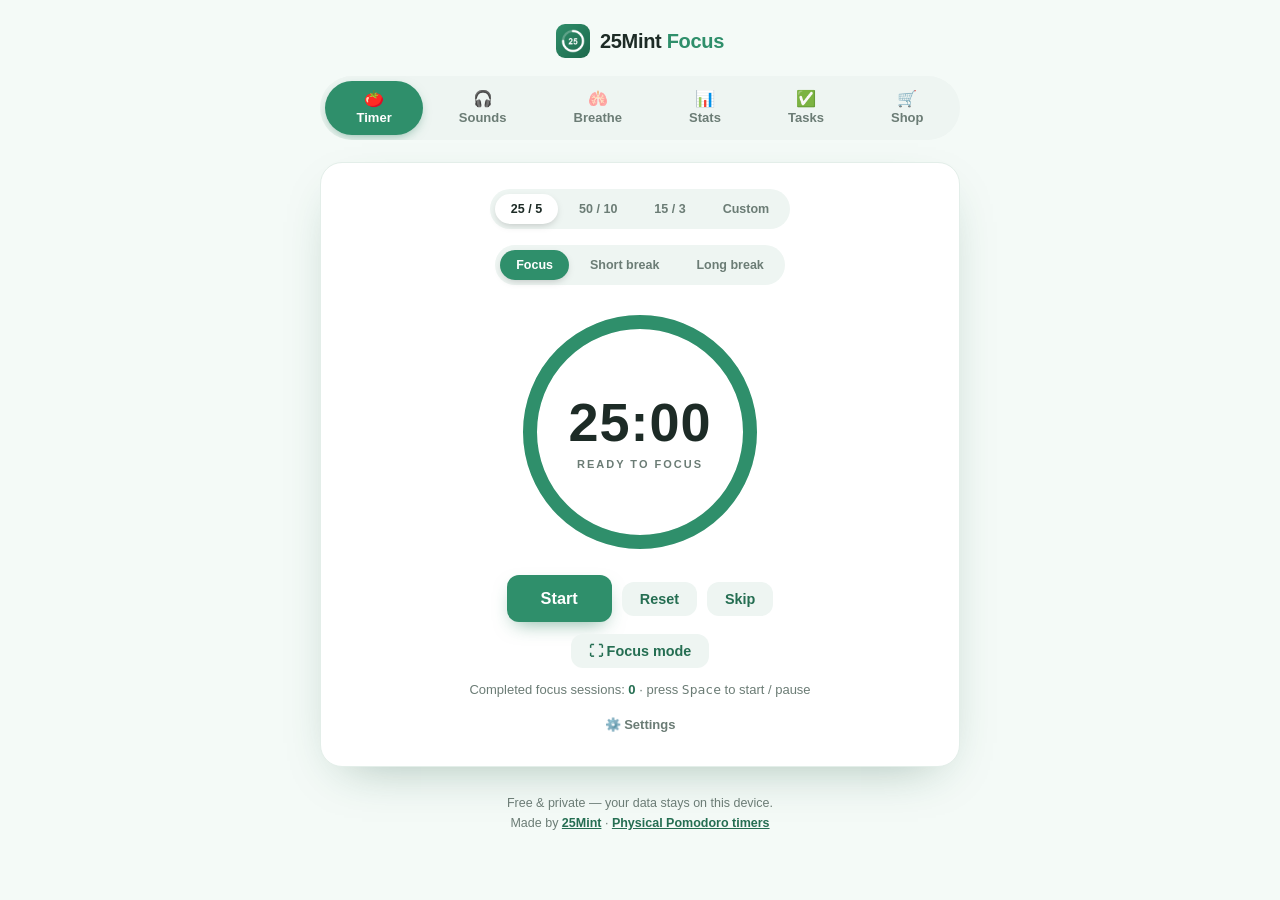
<file: index.html>
<!doctype html>
<html lang="en">
<head>
  <meta charset="utf-8">
  <meta name="viewport" content="width=device-width, initial-scale=1, viewport-fit=cover">
  <title>25Mint Focus — Pomodoro Timer, Focus Sounds &amp; Stats</title>
  <meta name="description" content="Free all-in-one focus app: Pomodoro timer, focus sounds & white noise, box breathing, daily streaks and tasks. Works offline.">
  <meta name="theme-color" content="#2f8f6b">
  <link rel="manifest" href="manifest.webmanifest">
  <link rel="icon" type="image/png" sizes="192x192" href="icons/icon-192.png">
  <link rel="apple-touch-icon" href="icons/icon-192.png">
  <meta name="apple-mobile-web-app-capable" content="yes">
  <meta name="apple-mobile-web-app-status-bar-style" content="default">
  <meta name="apple-mobile-web-app-title" content="25Mint Focus">
  <link rel="stylesheet" href="focus-suite.css">
  <style>
    html, body { margin:0; padding:0; background:#f4faf7; min-height:100%;
      font-family: -apple-system, BlinkMacSystemFont, "Segoe UI", Roboto, "Helvetica Neue", Arial, sans-serif; }
    .app-shell { max-width:640px; margin:0 auto; padding:18px 14px calc(30px + env(safe-area-inset-bottom)); }
    .app-header { display:flex; align-items:center; justify-content:center; gap:10px; margin:6px 0 18px; }
    .app-logo { width:34px; height:34px; border-radius:9px; }
    .app-title { font-size:20px; font-weight:800; color:#1d2b26; letter-spacing:-.3px; }
    .app-title span { color:#2f8f6b; }
    .app-footer { text-align:center; margin-top:26px; font-size:12.5px; color:#6b7c75; line-height:1.6; }
    .app-footer a { color:#256e52; font-weight:600; }
    html[data-theme="dark"] body { background:#0f1714; }
    html[data-theme="dark"] .app-title { color:#e8f0ec; }
    html[data-theme="dark"] .app-title span { color:#46b184; }
    html[data-theme="dark"] .app-footer { color:#8fa39b; }
    html[data-theme="dark"] .app-footer a { color:#7fd0ac; }
  </style>
</head>
<body>
  <script>
    window.FS_SHOP_BASE = 'https://pomodorotimer.com.au';
    window.FS_NOTIFY_ICON = 'icons/icon-192.png';
    window.FS_STANDALONE = true;
    window.FS_SHOP_DOMAIN = 'zetqdt-fd.myshopify.com';
    window.FS_STOREFRONT_TOKEN = '69b1e42d568501a57ee8e72dfe17ca28';
    // set theme early to avoid flash
    try {
      var _s = JSON.parse(localStorage.getItem('25mint.settings') || '{}');
      var _t = _s.theme || 'auto';
      var _d = _t === 'dark' || (_t === 'auto' && matchMedia('(prefers-color-scheme: dark)').matches);
      document.documentElement.setAttribute('data-theme', _d ? 'dark' : 'light');
    } catch (e) {}
  </script>
  <div class="app-shell">
    <header class="app-header">
      <img class="app-logo" src="icons/icon-192.png" alt="" width="34" height="34">
      <div class="app-title">25Mint <span>Focus</span></div>
    </header>

<div class="fs-app" data-focus-app>
  <button class="fs-fs-exit" data-act="fullscreen-exit">✕ Exit</button>

  <nav class="fs-tabs" role="tablist" aria-label="Focus tools">
    <button class="fs-tab" data-tab="timer"><span class="fs-tab-ico">🍅</span>Timer</button>
    <button class="fs-tab" data-tab="sounds"><span class="fs-tab-ico">🎧</span>Sounds</button>
    <button class="fs-tab" data-tab="breathe"><span class="fs-tab-ico">🫁</span>Breathe</button>
    <button class="fs-tab" data-tab="stats"><span class="fs-tab-ico">📊</span>Stats</button>
    <button class="fs-tab" data-tab="tasks"><span class="fs-tab-ico">✅</span>Tasks</button>
    <button class="fs-tab" data-tab="shop"><span class="fs-tab-ico">🛒</span>Shop</button>
  </nav>

  
  <section class="fs-panel" data-panel="timer">
    <div class="fs-card fs-timer" data-focus-timer="full">
      <div class="fs-seg fs-presets">
        <button data-preset="25/5">25 / 5</button>
        <button data-preset="50/10">50 / 10</button>
        <button data-preset="15/3">15 / 3</button>
        <button data-preset="custom">Custom</button>
      </div>
      <div class="fs-seg fs-modes">
        <button class="fs-mode" data-mode="focus">Focus</button>
        <button class="fs-mode" data-mode="short">Short break</button>
        <button class="fs-mode" data-mode="long">Long break</button>
      </div>
      <div class="fs-ring-wrap">
        <svg class="fs-ring" viewBox="0 0 250 250" aria-hidden="true">
          <circle class="fs-ring-bg" cx="125" cy="125" r="110"></circle>
          <circle class="fs-ring-fg" cx="125" cy="125" r="110"></circle>
        </svg>
        <div class="fs-time">
          <div class="fs-clock">25:00</div>
          <div class="fs-state">Ready to focus</div>
        </div>
      </div>
      <div class="fs-controls">
        <button class="fs-btn" data-act="toggle">Start</button>
        <button class="fs-btn ghost sm" data-act="reset">Reset</button>
        <button class="fs-btn ghost sm" data-act="skip">Skip</button>
      </div>
      <button class="fs-btn ghost sm fs-fs-btn" data-act="fullscreen">⛶ Focus mode</button>
      <div class="fs-cycles-row">Completed focus sessions: <b class="fs-cycles">0</b> · press <kbd>Space</kbd> to start / pause</div>

      <button class="fs-settings-toggle" data-settings-toggle aria-expanded="false">⚙️ Settings</button>
      <div class="fs-settings" data-settings>
        <div class="fs-set-row"><span>Auto-start next session</span><button class="fs-switch" data-set-toggle="autostart" role="switch" aria-label="Auto-start next session"><span class="fs-switch-dot"></span></button></div>
        <div class="fs-set-row"><span>Sound alert</span><button class="fs-switch" data-set-toggle="sound" role="switch" aria-label="Sound alert"><span class="fs-switch-dot"></span></button></div>
        <div class="fs-set-row"><span>Notifications</span><button class="fs-switch" data-set-toggle="notify" role="switch" aria-label="Notifications"><span class="fs-switch-dot"></span></button></div>
        <div class="fs-set-row"><span>Theme</span><div class="fs-set-seg"><button data-set-theme="light">Light</button><button data-set-theme="dark">Dark</button><button data-set-theme="auto">Auto</button></div></div>
        <div class="fs-set-row"><span>Daily goal (sessions)</span><input class="fs-set-goal" type="number" min="1" max="20" data-set-goal></div>
        <div class="fs-set-custom">
          <div class="fs-set-custom-title">Custom durations (min) — used by the <b>Custom</b> preset</div>
          <div class="fs-set-durs">
            <label>Focus<input type="number" min="1" max="180" data-set-dur="focus"></label>
            <label>Short<input type="number" min="1" max="60" data-set-dur="short"></label>
            <label>Long<input type="number" min="1" max="60" data-set-dur="long"></label>
          </div>
        </div>
      </div>
    </div>
  </section>

  
  <section class="fs-panel" data-panel="sounds">
    <div class="fs-card">
      <div class="fs-sounds">
        <div class="fs-sound"><div class="fs-sound-ico">🟤</div><div class="fs-sound-body"><div class="fs-sound-name">Brown Noise</div><input type="range" min="0" max="1" step="0.01" value="0" data-sound-vol="brown" aria-label="Brown noise volume"></div></div>
        <div class="fs-sound"><div class="fs-sound-ico">🌸</div><div class="fs-sound-body"><div class="fs-sound-name">Pink Noise</div><input type="range" min="0" max="1" step="0.01" value="0" data-sound-vol="pink" aria-label="Pink noise volume"></div></div>
        <div class="fs-sound"><div class="fs-sound-ico">⚪</div><div class="fs-sound-body"><div class="fs-sound-name">White Noise</div><input type="range" min="0" max="1" step="0.01" value="0" data-sound-vol="white" aria-label="White noise volume"></div></div>
        <div class="fs-sound"><div class="fs-sound-ico">🌧️</div><div class="fs-sound-body"><div class="fs-sound-name">Rain</div><input type="range" min="0" max="1" step="0.01" value="0" data-sound-vol="rain" aria-label="Rain volume"></div></div>
        <div class="fs-sound"><div class="fs-sound-ico">🌊</div><div class="fs-sound-body"><div class="fs-sound-name">Ocean Waves</div><input type="range" min="0" max="1" step="0.01" value="0" data-sound-vol="ocean" aria-label="Ocean waves volume"></div></div>
        <div class="fs-sound"><div class="fs-sound-ico">☕</div><div class="fs-sound-body"><div class="fs-sound-name">Café</div><input type="range" min="0" max="1" step="0.01" value="0" data-sound-vol="cafe" aria-label="Cafe volume"></div></div>
        <div class="fs-sound"><div class="fs-sound-ico">🌲</div><div class="fs-sound-body"><div class="fs-sound-name">Forest</div><input type="range" min="0" max="1" step="0.01" value="0" data-sound-vol="forest" aria-label="Forest volume"></div></div>
      </div>
      <div class="fs-sounds-foot"><button class="fs-btn ghost sm" data-act="sounds-stop">Stop all sounds</button></div>
    </div>
  </section>

  
  <section class="fs-panel" data-panel="breathe">
    <div class="fs-card fs-breathe">
      <p>Box breathing — inhale 4s, hold 4s, exhale 4s, hold 4s. A quick reset between focus sessions.</p>
      <div class="fs-breath-stage">
        <div class="fs-breath-circle"></div>
        <div class="fs-breath-text">
          <div class="fs-breath-label">Ready</div>
          <div class="fs-breath-count"></div>
        </div>
      </div>
      <button class="fs-btn" data-act="breathe-toggle">Start breathing</button>
    </div>
  </section>

  
  <section class="fs-panel" data-panel="stats">
    <div class="fs-card">
      <div class="fs-stats-grid">
        <div class="fs-stat"><b data-stat="today-sessions">0</b><span>Sessions today</span></div>
        <div class="fs-stat"><b data-stat="today-min">0</b><span>Focus min today</span></div>
        <div class="fs-stat streak"><b data-stat="streak">0</b><span>Day streak</span></div>
        <div class="fs-stat"><b data-stat="total-min">0</b><span>Total focus min</span></div>
      </div>
      <div class="fs-goal" data-goal></div>
      <div class="fs-chart-title">Last 7 days</div>
      <div class="fs-chart" data-stat-chart></div>
      <div class="fs-chart-title">Last 4 months</div>
      <div class="fs-heatmap" data-heatmap></div>
      <p style="text-align:center;color:var(--fs-mut);font-size:13px;margin:16px 0 0">Your stats are saved privately in your browser — no account needed.</p>
    </div>
  </section>

  
  <section class="fs-panel" data-panel="tasks">
    <div class="fs-card">
      <form class="fs-task-form" data-tasks-form>
        <input type="text" placeholder="What are you working on?" data-tasks-input maxlength="120" aria-label="New task">
        <button class="fs-btn sm" type="submit">Add</button>
      </form>
      <ul class="fs-tasks-list" data-tasks-list></ul>
      <p style="text-align:center;color:var(--fs-mut);font-size:13px;margin:14px 0 0">Tap a task to make it active — each finished focus session adds a 🍅 to it.</p>
    </div>
  </section>

  <section class="fs-panel" data-panel="shop">
    <div class="fs-card">
      <div class="fs-shop-chips" data-shop-chips></div>
      <div class="fs-shop-grid" data-shop-grid></div>
      <p class="fs-shop-note">Physical focus timers — secure checkout on pomodorotimer.com.au.</p>
    </div>
  </section>

</div>

    <footer class="app-footer">
      Free &amp; private — your data stays on this device.<br>
      Made by <a href="https://pomodorotimer.com.au" target="_blank" rel="noopener">25Mint</a> ·
      <a href="https://pomodorotimer.com.au/collections/study-timers" target="_blank" rel="noopener">Physical Pomodoro timers</a>
    </footer>
  </div>

  <script src="focus-suite.js"></script>
  <script>
    if ('serviceWorker' in navigator) {
      window.addEventListener('load', function () {
        navigator.serviceWorker.register('sw.js');
      });
    }
  </script>
</body>
</html>
</file>
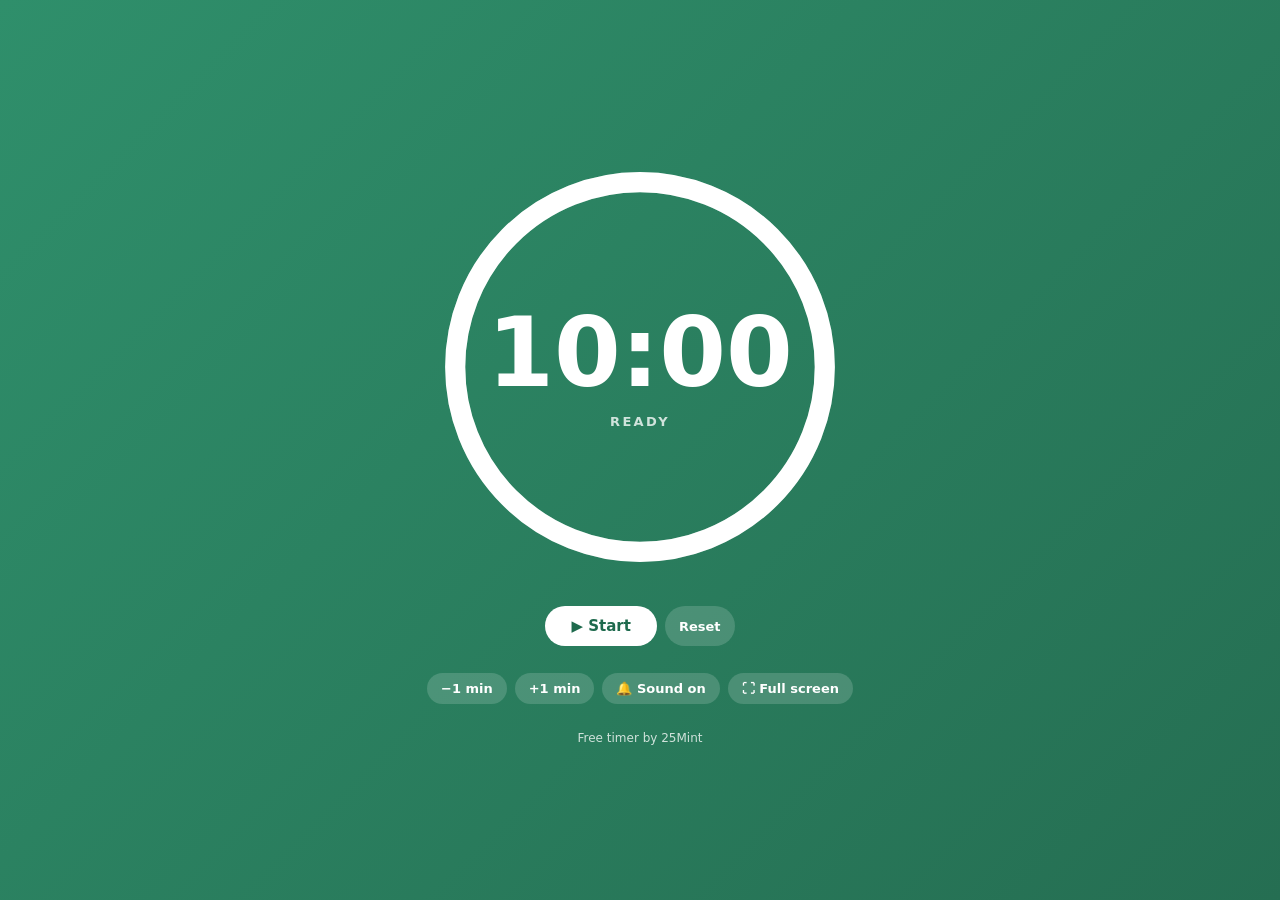
<file: embed/timer.html>
<!doctype html>
<html lang="en">
<head>
<meta charset="utf-8">
<meta name="viewport" content="width=device-width,initial-scale=1">
<meta name="robots" content="noindex">
<title>Timer · 25Mint</title>
<style>
  :root{ --bg:#2f8f6b; --bg2:#256e52; --fg:#fff; --mut:rgba(255,255,255,.78); --track:rgba(255,255,255,.22); --ring:#fff; --btn:#fff; --btnfg:#1e6a4d; --chip:rgba(255,255,255,.16); }
  [data-theme="light"]{ --bg:#f4faf7; --bg2:#e8f3ee; --fg:#17392c; --mut:#4d6b5f; --track:#d5e8df; --ring:#2f8f6b; --btn:#2f8f6b; --btnfg:#fff; --chip:#dcece5; }
  [data-theme="dark"]{ --bg:#15201b; --bg2:#0f1713; --fg:#eafaf3; --mut:#9fbdb0; --track:#26352e; --ring:#4cc79a; --btn:#4cc79a; --btnfg:#0f1713; --chip:#22302a; }
  *{ box-sizing:border-box; }
  html,body{ margin:0; height:100%; }
  body{ font-family:system-ui,-apple-system,"Segoe UI",Roboto,sans-serif; background:linear-gradient(135deg,var(--bg),var(--bg2)); color:var(--fg);
        display:flex; flex-direction:column; align-items:center; justify-content:center; gap:3vmin; padding:3vmin; text-align:center; }
  .ring{ position:relative; width:min(62vmin,420px); aspect-ratio:1; cursor:pointer; }
  .ring svg{ width:100%; height:100%; transform:rotate(-90deg); }
  .ring circle{ fill:none; stroke-width:12; }
  .bg{ stroke:var(--track); } .fg{ stroke:var(--ring); stroke-linecap:round; transition:stroke-dashoffset .3s linear; }
  .done .fg{ stroke:#ffd166; }
  .t{ position:absolute; inset:0; display:flex; flex-direction:column; align-items:center; justify-content:center; }
  .clock{ font-size:min(15vmin,96px); font-weight:800; font-variant-numeric:tabular-nums; line-height:1; }
  .done .clock{ animation:p 1s ease-in-out infinite; } @keyframes p{ 50%{ opacity:.35; } }
  .state{ margin-top:1.4vmin; font-size:min(2.8vmin,13px); letter-spacing:.18em; text-transform:uppercase; font-weight:700; color:var(--mut); }
  .row{ display:flex; gap:8px; flex-wrap:wrap; justify-content:center; }
  button{ font:inherit; border:0; border-radius:999px; cursor:pointer; font-weight:700; font-size:13px; padding:8px 14px; background:var(--chip); color:var(--fg); }
  button.main{ background:var(--btn); color:var(--btnfg); padding:11px 26px; font-size:15px; }
  button:disabled{ opacity:.4; cursor:default; }
  a.by{ font-size:12px; color:var(--mut); text-decoration:none; }
  a.by:hover{ text-decoration:underline; }
  @media (max-height:260px){ .state,.row.tweak{ display:none; } }
</style>
</head>
<body>
  <div class="ring" id="ring" role="button" tabindex="0" aria-label="Start or pause">
    <svg viewBox="0 0 250 250" aria-hidden="true"><circle class="bg" cx="125" cy="125" r="110"/><circle class="fg" id="fg" cx="125" cy="125" r="110"/></svg>
    <div class="t"><div class="clock" id="clock">10:00</div><div class="state" id="state" aria-live="polite">Ready</div></div>
  </div>
  <div class="row"><button class="main" id="toggle">▶ Start</button><button id="reset">Reset</button></div>
  <div class="row tweak"><button id="minus">−1 min</button><button id="plus">+1 min</button><button id="sound" aria-pressed="true">🔔 Sound on</button><button id="fs">⛶ Full screen</button></div>
  <a class="by" id="by" target="_blank" rel="noopener">Free timer by 25Mint</a>
<script>
(function () {
  var P = new URLSearchParams(location.search);
  var base = Math.min(180, Math.max(1, parseInt(P.get('m'), 10) || 10)) * 60;
  var theme = P.get('theme'); if (theme === 'light' || theme === 'dark') document.documentElement.setAttribute('data-theme', theme);
  var PAGES = { 1:'1-minute-timer', 2:'2-minute-timer', 3:'3-minute-timer', 5:'5-minute-timer', 10:'10-minute-timer', 15:'15-minute-timer', 20:'20-minute-timer', 25:'25-minute-timer', 30:'30-minute-timer', 40:'40-minute-timer', 45:'45-minute-timer', 60:'1-hour-timer' };
  var by = document.getElementById('by');
  by.href = 'https://pomodorotimer.com.au/pages/' + (PAGES[base / 60] || '10-minute-timer') + '?utm_source=embed&utm_medium=widget';
  var $ = function (id) { return document.getElementById(id); };
  var clock = $('clock'), stateEl = $('state'), fg = $('fg'), tgl = $('toggle'), minus = $('minus'), plus = $('plus'), snd = $('sound');
  var C = 2 * Math.PI * 110; fg.style.strokeDasharray = C;
  var st = { total: base, remaining: base, running: false, endAt: 0 }, h = null, AC = null, sched = [], soundOn = true;
  function audio() { try { AC = AC || new (window.AudioContext || window.webkitAudioContext)(); if (AC.state === 'suspended') AC.resume(); } catch (e) { AC = null; } return AC; }
  function beeps(c, at) { var n = []; [0, .4, .8, 1.6, 2, 2.4].forEach(function (d) { var o = c.createOscillator(), g = c.createGain(); o.type = 'sine'; o.frequency.value = 880; g.gain.setValueAtTime(.0001, at + d); g.gain.exponentialRampToValueAtTime(.3, at + d + .02); g.gain.exponentialRampToValueAtTime(.0001, at + d + .3); o.connect(g); g.connect(c.destination); o.start(at + d); o.stop(at + d + .32); n.push(o); }); return n; }
  function cancel() { sched.forEach(function (o) { try { o.stop(); } catch (e) {} }); sched = []; }
  function fmt(s) { var m = Math.floor(s / 60), x = s % 60; return m + ':' + (x < 10 ? '0' : '') + x; }
  function render() {
    clock.textContent = fmt(st.remaining);
    fg.style.strokeDashoffset = C * (1 - st.remaining / st.total);
    var done = !st.running && st.remaining === 0;
    document.body.classList.toggle('done', done);
    stateEl.textContent = st.running ? 'Counting down' : done ? 'Time’s up!' : (st.remaining < st.total ? 'Paused' : 'Ready');
    tgl.textContent = st.running ? '❚❚ Pause' : done ? '↻ Restart' : (st.remaining < st.total ? '▶ Resume' : '▶ Start');
    minus.disabled = st.running || st.total <= 60; plus.disabled = st.running || st.total >= 10800;
    snd.textContent = soundOn ? '🔔 Sound on' : '🔕 Sound off'; snd.setAttribute('aria-pressed', soundOn);
  }
  function tick() { var l = Math.round((st.endAt - Date.now()) / 1000); st.remaining = Math.max(0, l); if (l <= 0) return complete(); render(); }
  function complete() { clearInterval(h); h = null; var had = sched.length; sched = []; st.running = false; st.remaining = 0; if (!had && soundOn) { var c = audio(); if (c) beeps(c, c.currentTime + .05); } render(); }
  function start() { if (st.remaining <= 0) st.remaining = st.total; st.running = true; st.endAt = Date.now() + st.remaining * 1000; cancel(); var c = audio(); if (c && soundOn) sched = beeps(c, c.currentTime + st.remaining); clearInterval(h); h = setInterval(tick, 250); render(); }
  function pause() { st.remaining = Math.max(0, Math.round((st.endAt - Date.now()) / 1000)); st.running = false; cancel(); clearInterval(h); h = null; render(); }
  function toggle() { st.running ? pause() : start(); }
  tgl.onclick = toggle; $('ring').onclick = toggle;
  $('ring').onkeydown = function (e) { if (e.key === 'Enter' || e.key === ' ') { e.preventDefault(); toggle(); } };
  $('reset').onclick = function () { cancel(); clearInterval(h); h = null; st = { total: base, remaining: base, running: false, endAt: 0 }; render(); };
  function adj(d) { if (st.running) return; st.total = Math.min(10800, Math.max(60, st.total + d)); st.remaining = st.total; render(); }
  minus.onclick = function () { adj(-60); }; plus.onclick = function () { adj(60); };
  snd.onclick = function () { soundOn = !soundOn; if (st.running) { cancel(); var c = audio(); if (c && soundOn) sched = beeps(c, c.currentTime + st.remaining); } render(); };
  $('fs').onclick = function () { if (document.fullscreenElement) document.exitFullscreen(); else if (document.documentElement.requestFullscreen) document.documentElement.requestFullscreen(); };
  document.addEventListener('keydown', function (e) { if (e.key === ' ' && e.target === document.body) { e.preventDefault(); toggle(); } });
  if (!document.fullscreenEnabled) $('fs').style.display = 'none';
  render();
})();
</script>
</body>
</html>
</file>
<file: focus-suite.css>
/*! 25Mint Focus Suite styles */
.fs-app, .fs-home {
  --fs-green:#2f8f6b; --fs-green-d:#256e52; --fs-break:#3a7bd5; --fs-long:#8e44ad;
  --fs-bg:#f4faf7; --fs-card:#ffffff; --fs-ink:#1d2b26; --fs-mut:#6b7c75; --fs-line:#e3eee9;
  font-family:inherit; color:var(--fs-ink); -webkit-font-smoothing:antialiased;
}
.fs-app *, .fs-home *{ box-sizing:border-box; }

/* ---------- Dark theme ---------- */
.fs-app[data-theme="dark"], .fs-home[data-theme="dark"]{
  --fs-bg:#0f1714; --fs-card:#17211d; --fs-ink:#e8f0ec; --fs-mut:#8fa39b; --fs-line:#26332e;
}
.fs-app[data-theme="dark"] .fs-tabs, .fs-app[data-theme="dark"] .fs-seg{ background:#101a16; }
.fs-app[data-theme="dark"] .fs-seg button.active{ background:#26332e; color:#e8f0ec; }
.fs-app[data-theme="dark"] .fs-task, .fs-app[data-theme="dark"] .fs-sound, .fs-app[data-theme="dark"] .fs-stat, .fs-app[data-theme="dark"] .fs-task-form input, .fs-app[data-theme="dark"] .fs-set-durs input, .fs-app[data-theme="dark"] .fs-prod{ background:#101a16; }
.fs-app[data-theme="dark"] .fs-bar-track{ background:#101a16; }
.fs-app[data-theme="dark"] .fs-switch{ background:#33443d; }
html[data-theme="dark"]{ background:#0f1714; }
html[data-theme="dark"] body{ background:#0f1714; }

/* ---------- Shared card / buttons ---------- */
.fs-card{ background:var(--fs-card); border:1px solid var(--fs-line); border-radius:22px; padding:26px 22px 28px; box-shadow:0 18px 50px -24px rgba(20,80,55,.4); }
.fs-btn{ border:0; border-radius:12px; cursor:pointer; font-weight:800; font-size:1.02em; padding:14px 34px; background:var(--fs-green); color:#fff; box-shadow:0 8px 20px -8px rgba(30,120,85,.6); transition:.18s transform,.18s background; }
.fs-btn:hover{ transform:translateY(-1px); }
.fs-btn:active{ transform:translateY(0); }
.fs-btn.ghost{ background:#eef5f2; color:var(--fs-green-d); box-shadow:none; }
.fs-btn.sm{ padding:9px 18px; font-size:.9em; }
.fs-app[data-fs-mode] { }

/* ---------- Tabs ---------- */
.fs-app{ max-width:640px; margin:0 auto; }
.fs-tabs{ display:flex; gap:4px; justify-content:center; background:#eef5f2; padding:5px; border-radius:999px; margin:0 auto 22px; flex-wrap:wrap; }
.fs-tab{ flex:1 1 auto; min-width:74px; border:0; background:transparent; color:var(--fs-mut); font-weight:700; font-size:13px; padding:10px 8px; border-radius:999px; cursor:pointer; transition:.2s; display:flex; flex-direction:column; align-items:center; gap:3px; }
.fs-tab .fs-tab-ico{ font-size:16px; line-height:1; }
.fs-tab.active{ background:var(--fs-green); color:#fff; box-shadow:0 4px 12px -4px rgba(30,120,85,.55); }
.fs-panel{ display:none; animation:fsFade .25s ease; }
.fs-panel.active{ display:block; }
@keyframes fsFade{ from{opacity:0; transform:translateY(6px);} to{opacity:1; transform:none;} }

/* ---------- Timer ---------- */
.fs-timer{ text-align:center; }
.fs-seg{ display:inline-flex; gap:5px; background:#eef5f2; padding:5px; border-radius:999px; margin:0 auto 16px; }
.fs-seg button{ border:0; background:transparent; color:var(--fs-mut); font-weight:700; font-size:12.5px; padding:8px 16px; border-radius:999px; cursor:pointer; transition:.18s; }
.fs-seg button.active{ background:#fff; color:var(--fs-ink); box-shadow:0 3px 8px -3px rgba(0,0,0,.25); }
.fs-modes .fs-mode.active[data-mode="focus"]{ background:var(--fs-green); color:#fff; }
.fs-modes .fs-mode.active[data-mode="short"]{ background:var(--fs-break); color:#fff; }
.fs-modes .fs-mode.active[data-mode="long"]{ background:var(--fs-long); color:#fff; }

.fs-ring-wrap{ position:relative; width:250px; height:250px; margin:6px auto 6px; }
.fs-home .fs-ring-wrap{ width:190px; height:190px; }
.fs-ring{ transform:rotate(-90deg); width:100%; height:100%; }
.fs-ring-bg{ fill:none; stroke:#e8f1ed; stroke-width:14; }
.fs-ring-fg{ fill:none; stroke:var(--fs-green); stroke-width:14; stroke-linecap:round; transition:stroke-dashoffset .3s linear, stroke .3s; }
[data-fs-mode="short"] .fs-ring-fg{ stroke:var(--fs-break); }
[data-fs-mode="long"] .fs-ring-fg{ stroke:var(--fs-long); }
.fs-time{ position:absolute; inset:0; display:flex; flex-direction:column; align-items:center; justify-content:center; }
.fs-clock{ font-size:54px; font-weight:800; letter-spacing:1px; line-height:1; font-variant-numeric:tabular-nums; }
.fs-home .fs-clock{ font-size:42px; }
.fs-state{ font-size:11px; text-transform:uppercase; letter-spacing:2px; color:var(--fs-mut); margin-top:9px; font-weight:700; }
.fs-controls{ display:flex; gap:10px; justify-content:center; align-items:center; margin-top:18px; flex-wrap:wrap; }
.fs-cycles-row{ margin-top:14px; font-size:13px; color:var(--fs-mut); }
.fs-cycles-row b{ color:var(--fs-green-d); }

/* ---------- Sounds ---------- */
.fs-sounds{ display:grid; gap:14px; }
.fs-sound{ display:grid; grid-template-columns:34px 1fr; align-items:center; gap:12px; background:#fbfdfc; border:1px solid var(--fs-line); border-radius:14px; padding:12px 14px; }
.fs-sound-ico{ font-size:22px; text-align:center; }
.fs-sound-body{ display:flex; flex-direction:column; gap:6px; }
.fs-sound-name{ font-weight:700; font-size:14px; }
.fs-sound input[type=range]{ width:100%; accent-color:var(--fs-green); }
.fs-sounds-foot{ text-align:center; margin-top:4px; }

/* ---------- Settings ---------- */
.fs-settings-toggle{ display:inline-flex; align-items:center; gap:5px; margin:14px auto 0; border:0; background:transparent; color:var(--fs-mut); font-weight:700; font-size:13px; cursor:pointer; padding:6px 10px; border-radius:8px; }
.fs-settings-toggle:hover{ background:#eef5f2; color:var(--fs-green-d); }
.fs-settings{ max-height:0; overflow:hidden; transition:max-height .3s ease; text-align:left; }
.fs-settings.open{ max-height:420px; margin-top:8px; }
.fs-set-row{ display:flex; align-items:center; justify-content:space-between; padding:11px 4px; border-bottom:1px solid var(--fs-line); font-size:14px; font-weight:600; color:var(--fs-ink); }
.fs-switch{ position:relative; width:44px; height:26px; border:0; border-radius:999px; background:#d3e0da; cursor:pointer; transition:.2s; flex:none; }
.fs-switch.on{ background:var(--fs-green); }
.fs-switch-dot{ position:absolute; top:3px; left:3px; width:20px; height:20px; border-radius:50%; background:#fff; transition:.2s; box-shadow:0 1px 3px rgba(0,0,0,.25); }
.fs-switch.on .fs-switch-dot{ transform:translateX(18px); }
.fs-set-custom{ padding:14px 4px 4px; }
.fs-set-custom-title{ font-size:12.5px; color:var(--fs-mut); margin-bottom:10px; }
.fs-set-durs{ display:flex; gap:10px; }
.fs-set-durs label{ flex:1; display:flex; flex-direction:column; gap:5px; font-size:12px; font-weight:700; color:var(--fs-mut); text-transform:uppercase; letter-spacing:.5px; }
.fs-set-durs input{ width:100%; border:1px solid #d7e7e0; border-radius:10px; padding:9px 10px; font-size:15px; text-align:center; background:#fbfdfc; color:var(--fs-ink); font-variant-numeric:tabular-nums; }
.fs-set-durs input:focus{ outline:none; border-color:var(--fs-green); }

/* ---------- Breathe ---------- */
.fs-breathe{ text-align:center; padding:12px 0 4px; }
.fs-breath-stage{ position:relative; width:230px; height:230px; margin:8px auto 18px; display:flex; align-items:center; justify-content:center; }
.fs-breath-circle{ width:230px; height:230px; border-radius:50%; background:radial-gradient(circle at 50% 40%, #7fd8b4, var(--fs-green)); transform:scale(.5); transition:transform .12s linear; box-shadow:0 20px 60px -20px rgba(30,120,85,.6); }
.fs-breath-text{ position:absolute; inset:0; display:flex; flex-direction:column; align-items:center; justify-content:center; pointer-events:none; color:#fff; }
.fs-breath-label{ font-weight:800; font-size:18px; letter-spacing:.5px; }
.fs-breath-count{ font-size:30px; font-weight:800; font-variant-numeric:tabular-nums; }
.fs-breathe p{ color:var(--fs-mut); font-size:14px; max-width:360px; margin:0 auto 16px; }

/* ---------- Stats ---------- */
.fs-stats-grid{ display:grid; grid-template-columns:repeat(2,1fr); gap:14px; }
.fs-stat{ background:#fbfdfc; border:1px solid var(--fs-line); border-radius:16px; padding:18px 14px; text-align:center; }
.fs-stat b{ display:block; font-size:32px; font-weight:800; color:var(--fs-green-d); line-height:1; font-variant-numeric:tabular-nums; }
.fs-stat.streak b{ color:#e8792b; }
.fs-stat span{ display:block; margin-top:6px; font-size:12px; color:var(--fs-mut); text-transform:uppercase; letter-spacing:1px; font-weight:700; }

/* ---------- Stats chart ---------- */
.fs-chart-title{ margin:20px 0 10px; font-size:12px; font-weight:800; letter-spacing:1px; text-transform:uppercase; color:var(--fs-mut); text-align:center; }
.fs-chart{ display:flex; align-items:flex-end; justify-content:space-between; gap:8px; padding:0 2px; }
.fs-bar-col{ flex:1; display:flex; flex-direction:column; align-items:center; gap:7px; }
.fs-bar-track{ width:100%; height:104px; position:relative; background:#f0f6f3; border-radius:8px; overflow:hidden; }
.fs-chart .fs-bar-fill{ display:block; position:absolute; left:0; right:0; bottom:0; background:var(--fs-green); border-radius:8px 8px 0 0; transition:height .4s cubic-bezier(.34,1.3,.64,1); }
.fs-bar-fill.today{ background:linear-gradient(180deg,#37a97e,var(--fs-green-d)); }
.fs-bar-fill.empty{ background:#e3eee9; }
.fs-bar-label{ font-size:11px; font-weight:700; color:var(--fs-mut); }
.fs-bar-label.today{ color:var(--fs-green-d); }

/* ---------- Tasks ---------- */
.fs-task-form{ display:flex; gap:8px; margin-bottom:14px; }
.fs-task-form input{ flex:1; border:1px solid #d7e7e0; border-radius:12px; padding:12px 14px; font-size:15px; background:#fbfdfc; color:var(--fs-ink); }
.fs-task-form input:focus{ outline:none; border-color:var(--fs-green); }
.fs-tasks-list{ list-style:none; margin:0; padding:0; display:flex; flex-direction:column; gap:8px; }
.fs-task{ display:grid; grid-template-columns:28px 1fr auto 26px; align-items:center; gap:10px; background:#fbfdfc; border:1px solid var(--fs-line); border-radius:12px; padding:10px 12px; }
.fs-task.active{ border-color:var(--fs-green); box-shadow:0 0 0 2px rgba(47,143,107,.14); }
.fs-task.done .fs-task-text{ text-decoration:line-through; color:var(--fs-mut); }
.fs-task-check{ width:26px; height:26px; border-radius:8px; border:1.5px solid #cfe1d9; background:#fff; cursor:pointer; color:var(--fs-green); font-weight:800; }
.fs-task.done .fs-task-check{ background:var(--fs-green); color:#fff; border-color:var(--fs-green); }
.fs-task-text{ cursor:pointer; font-size:15px; }
.fs-task-pomos{ font-size:13px; color:var(--fs-mut); white-space:nowrap; }
.fs-task-del{ border:0; background:transparent; color:#c0392b; font-size:20px; line-height:1; cursor:pointer; opacity:.55; }
.fs-task-del:hover{ opacity:1; }
.fs-task-empty{ color:var(--fs-mut); font-size:14px; text-align:center; padding:14px; }

/* ---------- Home compact widget ---------- */
.fs-home{ max-width:1000px; margin:0 auto; padding:.5em 1em; }
.fs-home-wrap{ display:grid; grid-template-columns:auto 1fr; gap:30px; align-items:center; background:linear-gradient(135deg,#2f8f6b 0%,#256e52 100%); border-radius:24px; padding:30px 34px; color:#fff; box-shadow:0 20px 55px -26px rgba(20,80,55,.7); }
.fs-home .fs-ring-bg{ stroke:rgba(255,255,255,.22); }
.fs-home .fs-ring-fg{ stroke:#fff; }
.fs-home .fs-clock{ color:#fff; }
.fs-home .fs-state{ color:rgba(255,255,255,.8); }
.fs-home-copy{ text-align:left; }
.fs-home-eyebrow{ font-size:12px; letter-spacing:2px; text-transform:uppercase; opacity:.85; font-weight:700; margin-bottom:8px; }
.fs-home-copy h2{ color:#fff!important; font-size:1.9em; margin:0 0 10px; line-height:1.15; }
.fs-home-copy p{ color:#eafaf3; font-size:1.02em; max-width:460px; margin:0 0 18px; }
.fs-home .fs-modes{ display:inline-flex; gap:5px; background:rgba(255,255,255,.16); padding:4px; border-radius:999px; margin-bottom:16px; }
.fs-home .fs-modes button{ border:0; background:transparent; color:#eafaf3; font-weight:700; font-size:12px; padding:7px 14px; border-radius:999px; cursor:pointer; }
.fs-home .fs-modes button.active{ background:#fff; color:var(--fs-green-d); }
.fs-home-actions{ display:flex; gap:12px; align-items:center; flex-wrap:wrap; }
.fs-home .fs-btn{ background:#fff; color:var(--fs-green-d); }
.fs-home-link{ color:#fff; font-weight:700; text-decoration:underline; text-underline-offset:3px; font-size:.95em; }

/* ---------- Session-complete celebration ---------- */
.fs-celebrate{ position:relative; margin:18px auto 0; max-width:420px; background:#fffdf5; border:1.5px solid #f0c948; border-radius:16px; padding:18px 38px 16px 20px; text-align:left; box-shadow:0 14px 40px -18px rgba(160,120,20,.45); animation:fsPop .35s cubic-bezier(.34,1.56,.64,1); }
.fs-home .fs-celebrate{ background:rgba(255,255,255,.97); grid-column:1 / -1; }
.fs-celebrate-title{ font-weight:800; font-size:16px; color:#8a6d00; margin-bottom:6px; }
.fs-celebrate-text{ font-size:13.5px; color:#5b5233; margin:0 0 8px; line-height:1.45; }
.fs-celebrate-text:last-child{ margin-bottom:0; }
.fs-celebrate-cta a{ color:var(--fs-green-d); font-weight:700; }
.fs-celebrate-close{ position:absolute; top:8px; right:10px; border:0; background:transparent; font-size:20px; line-height:1; color:#b3a26a; cursor:pointer; }
.fs-celebrate-fade{ opacity:0; transition:opacity 1s; }
@keyframes fsPop{ from{opacity:0; transform:scale(.9) translateY(8px);} to{opacity:1; transform:none;} }

/* ---------- Tabs: scrollable when many ---------- */
.fs-tabs{ flex-wrap:nowrap; overflow-x:auto; -webkit-overflow-scrolling:touch; scrollbar-width:none; }
.fs-tabs::-webkit-scrollbar{ display:none; }
.fs-tab{ flex:1 0 auto; }

/* ---------- Settings: theme + goal ---------- */
.fs-set-seg{ display:inline-flex; gap:4px; background:#eef5f2; padding:4px; border-radius:999px; }
.fs-app[data-theme="dark"] .fs-set-seg{ background:#101a16; }
.fs-set-seg button{ border:0; background:transparent; color:var(--fs-mut); font-weight:700; font-size:12.5px; padding:7px 14px; border-radius:999px; cursor:pointer; }
.fs-set-seg button.active{ background:var(--fs-green); color:#fff; }
.fs-set-goal{ width:64px; border:1px solid #d7e7e0; border-radius:10px; padding:8px 10px; font-size:15px; text-align:center; background:#fbfdfc; color:var(--fs-ink); }
.fs-app[data-theme="dark"] .fs-set-goal{ background:#101a16; border-color:#33443d; }

/* ---------- Goal + heatmap ---------- */
.fs-goal{ margin:18px 0 4px; }
.fs-goal-bar{ height:12px; background:#eef5f2; border-radius:999px; overflow:hidden; }
.fs-app[data-theme="dark"] .fs-goal-bar{ background:#101a16; }
.fs-goal-fill{ height:100%; background:linear-gradient(90deg,#37a97e,var(--fs-green-d)); border-radius:999px; transition:width .5s cubic-bezier(.34,1.3,.64,1); }
.fs-goal-fill.met{ background:linear-gradient(90deg,#f0a63a,#e8792b); }
.fs-goal-label{ text-align:center; font-size:13px; font-weight:700; color:var(--fs-mut); margin-top:8px; }
.fs-heatmap{ display:grid; grid-template-rows:repeat(7,1fr); grid-auto-flow:column; grid-auto-columns:1fr; gap:3px; margin-top:8px; }
.fs-hm-cell{ aspect-ratio:1; border-radius:3px; background:#eef5f2; }
.fs-app[data-theme="dark"] .fs-hm-cell{ background:#182420; }
.fs-hm-cell.lvl1{ background:#bfe6d5; } .fs-hm-cell.lvl2{ background:#7fd0ac; }
.fs-hm-cell.lvl3{ background:#46b184; } .fs-hm-cell.lvl4{ background:var(--fs-green-d); }
.fs-hm-cell.today{ outline:2px solid #e8792b; outline-offset:-1px; }
.fs-hm-cell.future{ opacity:.35; }

/* ---------- Shop ---------- */
.fs-shop-chips{ display:flex; gap:8px; overflow-x:auto; padding-bottom:6px; margin-bottom:14px; scrollbar-width:none; }
.fs-shop-chips::-webkit-scrollbar{ display:none; }
.fs-chip{ flex:0 0 auto; border:1px solid var(--fs-line); background:var(--fs-card); color:var(--fs-mut); font-weight:700; font-size:12.5px; padding:8px 15px; border-radius:999px; cursor:pointer; white-space:nowrap; }
.fs-chip.active{ background:var(--fs-green); color:#fff; border-color:var(--fs-green); }
.fs-shop-grid{ display:grid; grid-template-columns:repeat(2,1fr); gap:14px; }
.fs-prod{ background:#fbfdfc; border:1px solid var(--fs-line); border-radius:14px; overflow:hidden; display:flex; flex-direction:column; }
.fs-prod-img{ display:block; aspect-ratio:1; background:#eef5f2 center/cover no-repeat; }
.fs-prod-body{ padding:11px 12px 12px; display:flex; flex-direction:column; gap:8px; flex:1; }
.fs-prod-title{ font-size:13.5px; font-weight:700; color:var(--fs-ink); text-decoration:none; line-height:1.3; display:-webkit-box; -webkit-line-clamp:2; -webkit-box-orient:vertical; overflow:hidden; }
.fs-prod-foot{ display:flex; align-items:center; justify-content:space-between; margin-top:auto; }
.fs-prod-price{ font-weight:800; color:var(--fs-green-d); font-size:15px; }
.fs-app[data-theme="dark"] .fs-prod-price{ color:#7fd0ac; }
.fs-prod-sold{ font-size:12px; color:var(--fs-mut); font-weight:700; }
.fs-shop-loading, .fs-shop-empty{ grid-column:1/-1; text-align:center; color:var(--fs-mut); font-size:14px; padding:30px 10px; }
.fs-shop-note{ text-align:center; color:var(--fs-mut); font-size:12.5px; margin:16px 0 0; }

/* ---------- Fullscreen focus mode ---------- */
.fs-fs-btn{ margin-top:12px; }
.fs-app.fs-fs-on{ position:fixed; inset:0; z-index:99999; background:#0f1714; max-width:none; margin:0; padding:0; display:flex; align-items:center; justify-content:center; overflow:auto; }
.fs-app.fs-fs-on .fs-tabs, .fs-app.fs-fs-on .fs-settings-toggle, .fs-app.fs-fs-on .fs-settings, .fs-app.fs-fs-on .fs-presets, .fs-app.fs-fs-on .fs-cycles-row, .fs-app.fs-fs-on .fs-fs-btn{ display:none; }
.fs-app.fs-fs-on .fs-panel{ display:none !important; }
.fs-app.fs-fs-on .fs-panel[data-panel="timer"]{ display:block !important; }
.fs-app.fs-fs-on .fs-card{ background:transparent; border:0; box-shadow:none; }
.fs-app.fs-fs-on .fs-clock{ color:#fff; font-size:84px; }
.fs-app.fs-fs-on .fs-state{ color:rgba(255,255,255,.7); }
.fs-app.fs-fs-on .fs-ring-bg{ stroke:rgba(255,255,255,.15); }
.fs-app.fs-fs-on .fs-ring-wrap{ width:340px; height:340px; }
.fs-app.fs-fs-on .fs-modes{ background:rgba(255,255,255,.1); }
.fs-fs-exit{ position:fixed; top:18px; right:20px; z-index:100000; display:none; border:0; background:rgba(255,255,255,.15); color:#fff; font-size:15px; font-weight:700; padding:9px 16px; border-radius:999px; cursor:pointer; }
.fs-app.fs-fs-on .fs-fs-exit{ display:block; }

/* ---------- Responsive ---------- */
@media (max-width:680px){
  .fs-home-wrap{ grid-template-columns:1fr; text-align:center; gap:18px; padding:26px 20px; }
  .fs-home-copy{ text-align:center; }
  .fs-home-copy p{ margin-left:auto; margin-right:auto; }
  .fs-home-actions{ justify-content:center; }
  .fs-home .fs-ring-wrap{ margin-bottom:4px; }
  .fs-stats-grid{ grid-template-columns:repeat(2,1fr); }
  .fs-card{ padding:22px 16px 24px; }
  .fs-tab{ min-width:60px; font-size:12px; }
}
</file>
